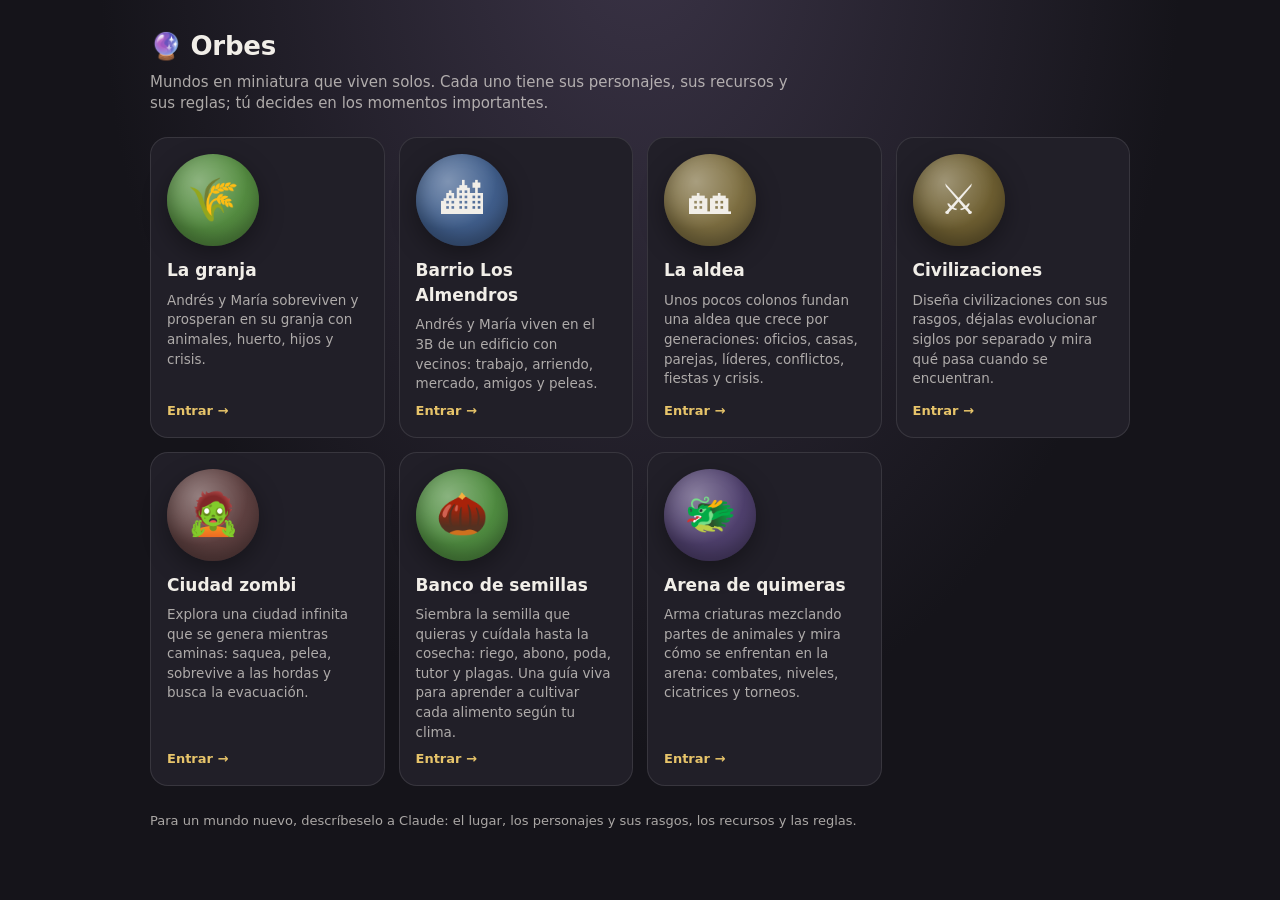
<file: mundos/index.html>
<!doctype html>
<html lang="es">
<head>
<meta charset="utf-8">
<meta name="viewport" content="width=device-width, initial-scale=1, viewport-fit=cover">
<meta name="theme-color" content="#1b1a17">
<title>Orbes</title>
<style>
  :root { --fondo: #15141a; --tarjeta: #211f28; --borde: rgba(255,255,255,.1); --texto: #f1eee8; --suave: rgba(241,238,232,.68); --oro: #e7c46a; }
  * { box-sizing: border-box; margin: 0; padding: 0; }
  body { min-height: 100vh; background: radial-gradient(ellipse at 50% -10%, #3a3346 0%, var(--fondo) 60%); color: var(--texto); font: 15px/1.45 "Inter", system-ui, -apple-system, Segoe UI, sans-serif; padding: 28px 16px 40px; }
  header { max-width: 980px; margin: 0 auto 22px; } h1 { font-size: 26px; letter-spacing: -.01em; } header p { color: var(--suave); margin-top: 6px; max-width: 640px; }
  .orbes { max-width: 980px; margin: 0 auto; display: grid; grid-template-columns: repeat(auto-fill, minmax(230px, 1fr)); gap: 14px; }
  .orbe { background: var(--tarjeta); border: 1px solid var(--borde); border-radius: 18px; padding: 16px; display: flex; flex-direction: column; gap: 8px; text-decoration: none; color: inherit; transition: transform .15s, border-color .15s; }
  a.orbe:hover { transform: translateY(-2px); border-color: rgba(231,196,106,.5); }
  .bola { width: 92px; height: 92px; border-radius: 50%; display: grid; place-items: center; font-size: 42px; background: radial-gradient(circle at 35% 30%, rgba(255,255,255,.35), rgba(255,255,255,.04) 55%), var(--c, #3a6a4a); box-shadow: inset 0 -10px 20px rgba(0,0,0,.35), 0 8px 24px rgba(0,0,0,.35); margin-bottom: 4px; }
  .orbe h2 { font-size: 17px; } .orbe p { color: var(--suave); font-size: 13.5px; flex: 1; } .orbe .ir { color: var(--oro); font-weight: 700; font-size: 13px; }
  .orbe.pronto { opacity: .55; } .orbe.pronto .ir { color: var(--suave); }
  footer { max-width: 980px; margin: 26px auto 0; color: var(--suave); font-size: 13px; }
</style>
</head>
<body>
<header>
  <h1>🔮 Orbes</h1>
  <p>Mundos en miniatura que viven solos. Cada uno tiene sus personajes, sus recursos y sus reglas; tú decides en los momentos importantes.</p>
</header>
<main class="orbes">
  <a class="orbe" href="../index.html" style="--c:#4f8a3a"><div class="bola">🌾</div><h2>La granja</h2><p>Andrés y María sobreviven y prosperan en su granja con animales, huerto, hijos y crisis.</p><span class="ir">Entrar →</span></a>
  <a class="orbe" href="orbe.html?m=ciudad" style="--c:#3a5a8a"><div class="bola">🏙</div><h2>Barrio Los Almendros</h2><p>Andrés y María viven en el 3B de un edificio con vecinos: trabajo, arriendo, mercado, amigos y peleas.</p><span class="ir">Entrar →</span></a>
  <a class="orbe" href="aldea.html" style="--c:#7a6a3a"><div class="bola">🏘</div><h2>La aldea</h2><p>Unos pocos colonos fundan una aldea que crece por generaciones: oficios, casas, parejas, líderes, conflictos, fiestas y crisis.</p><span class="ir">Entrar →</span></a>
  <a class="orbe" href="civilizaciones.html" style="--c:#6a5a2a"><div class="bola">⚔️</div><h2>Civilizaciones</h2><p>Diseña civilizaciones con sus rasgos, déjalas evolucionar siglos por separado y mira qué pasa cuando se encuentran.</p><span class="ir">Entrar →</span></a>
  <a class="orbe" href="zombi.html" style="--c:#5a3a3a"><div class="bola">🧟</div><h2>Ciudad zombi</h2><p>Explora una ciudad infinita que se genera mientras caminas: saquea, pelea, sobrevive a las hordas y busca la evacuación.</p><span class="ir">Entrar →</span></a>
  <a class="orbe" href="huerto.html" style="--c:#4a8a3a"><div class="bola">🌰</div><h2>Banco de semillas</h2><p>Siembra la semilla que quieras y cuídala hasta la cosecha: riego, abono, poda, tutor y plagas. Una guía viva para aprender a cultivar cada alimento según tu clima.</p><span class="ir">Entrar →</span></a>
  <a class="orbe" href="quimeras.html" style="--c:#4a3a6a"><div class="bola">🐲</div><h2>Arena de quimeras</h2><p>Arma criaturas mezclando partes de animales y mira cómo se enfrentan en la arena: combates, niveles, cicatrices y torneos.</p><span class="ir">Entrar →</span></a>
</main>
<footer>Para un mundo nuevo, descríbeselo a Claude: el lugar, los personajes y sus rasgos, los recursos y las reglas.</footer>
</body>
</html>
</file>
